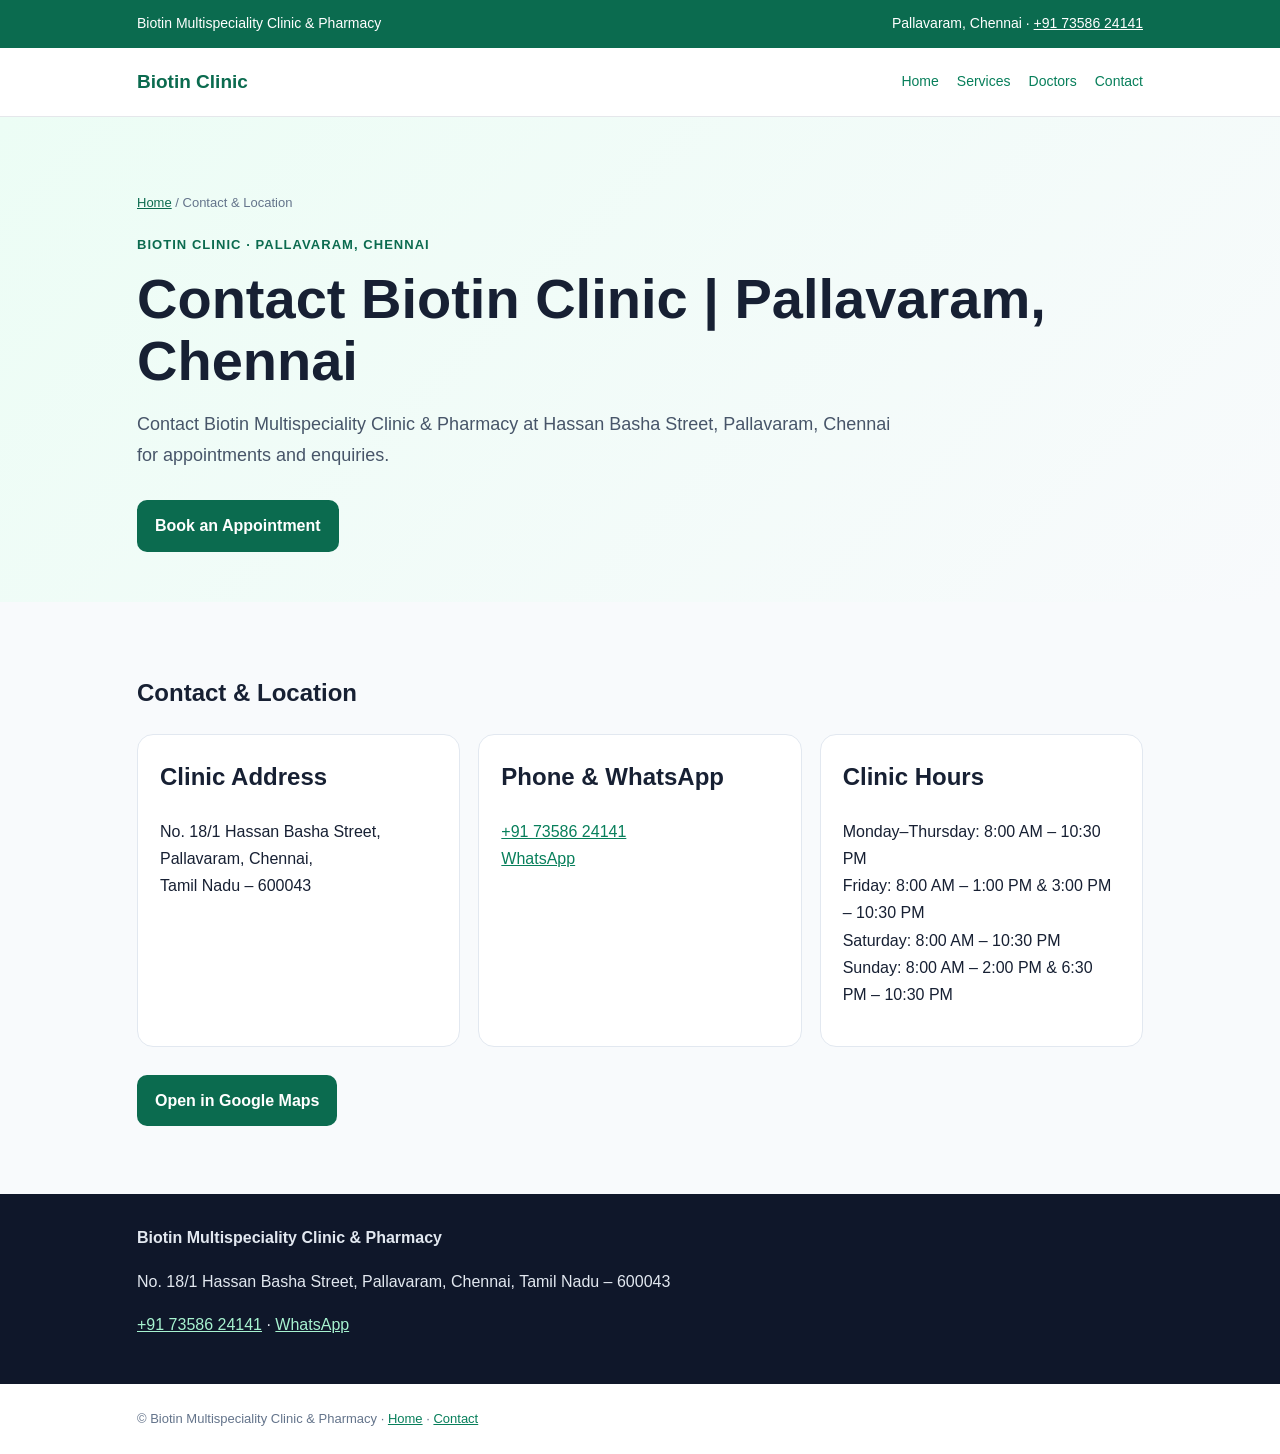
<file: contact.html>
<!doctype html><html lang="en-IN"><head><meta charset="utf-8"><meta name="viewport" content="width=device-width,initial-scale=1"><title>Contact Biotin Clinic | Pallavaram, Chennai</title><meta name="description" content="Contact Biotin Multispeciality Clinic & Pharmacy at Hassan Basha Street, Pallavaram, Chennai for appointments and enquiries. Biotin Multispeciality Clinic & Pharmacy, Pallavaram, Chennai."><meta name="robots" content="index,follow"><link rel="canonical" href="https://www.biotinclinic.com/contact.html"><meta property="og:title" content="Contact Biotin Clinic | Pallavaram, Chennai"><meta property="og:description" content="Contact Biotin Multispeciality Clinic & Pharmacy at Hassan Basha Street, Pallavaram, Chennai for appointments and enquiries."><meta property="og:url" content="https://www.biotinclinic.com/contact.html"><meta property="og:type" content="website"><link rel="stylesheet" href="seo-pages.css"><script type="application/ld+json">{"@context":"https://schema.org","@type":"WebPage","name":"Contact Biotin Clinic | Pallavaram, Chennai","url":"https://www.biotinclinic.com/contact.html","about":{"@type":"MedicalClinic","name":"Biotin Multispeciality Clinic & Pharmacy","telephone":"+91-73586-24141","address":{"@type":"PostalAddress","streetAddress":"No. 18/1, Hassan Basha Street","addressLocality":"Pallavaram","addressRegion":"Tamil Nadu","postalCode":"600043","addressCountry":"IN"}}}</script></head><body><div class="top"><div class="wrap"><span>Biotin Multispeciality Clinic &amp; Pharmacy</span><span>Pallavaram, Chennai · <a href="tel:+917358624141" style="color:#fff">+91 73586 24141</a></span></div></div><nav class="nav"><div class="wrap"><a class="brand" href="index.html">Biotin Clinic</a><div class="navlinks"><a href="index.html">Home</a><a href="services.html">Services</a><a href="doctors.html">Doctors</a><a href="contact.html">Contact</a></div></div></nav><main><section class="hero"><div class="wrap"><div class="breadcrumbs"><a href="index.html">Home</a> / Contact & Location</div><div class="eyebrow">Biotin Clinic · Pallavaram, Chennai</div><h1>Contact Biotin Clinic | Pallavaram, Chennai</h1><p>Contact Biotin Multispeciality Clinic & Pharmacy at Hassan Basha Street, Pallavaram, Chennai for appointments and enquiries.</p><a class="btn" href="index.html#appointment">Book an Appointment</a></div></section><section class="section"><div class="wrap"><h2>Contact & Location</h2><div class="cardgrid"><div class="card"><h2>Clinic Address</h2><p>No. 18/1 Hassan Basha Street,<br>Pallavaram, Chennai,<br>Tamil Nadu – 600043</p></div><div class="card"><h2>Phone & WhatsApp</h2><p><a href="tel:+917358624141">+91 73586 24141</a><br><a href="https://wa.me/7358624141" target="_blank" rel="noopener">WhatsApp</a></p></div><div class="card"><h2>Clinic Hours</h2><p>Monday–Thursday: 8:00 AM – 10:30 PM<br>Friday: 8:00 AM – 1:00 PM & 3:00 PM – 10:30 PM<br>Saturday: 8:00 AM – 10:30 PM<br>Sunday: 8:00 AM – 2:00 PM & 6:30 PM – 10:30 PM</p></div></div><p><a class="btn" href="https://www.google.com/maps/search/?api=1&amp;query=Biotin+Multispeciality+Clinic+%26+Pharmacy+Hassan+Basha+Street+Pallavaram+Chennai" target="_blank" rel="noopener">Open in Google Maps</a></p></div></section></main><footer class="contact"><div class="wrap" style="padding-top:30px;padding-bottom:30px"><strong>Biotin Multispeciality Clinic &amp; Pharmacy</strong><p>No. 18/1 Hassan Basha Street, Pallavaram, Chennai, Tamil Nadu – 600043</p><p><a href="tel:+917358624141">+91 73586 24141</a> · <a href="https://wa.me/7358624141" target="_blank" rel="noopener">WhatsApp</a></p></div></footer><div class="footer"><div class="wrap">© Biotin Multispeciality Clinic &amp; Pharmacy · <a href="index.html">Home</a> · <a href="contact.html">Contact</a></div></div></body></html>
</file>
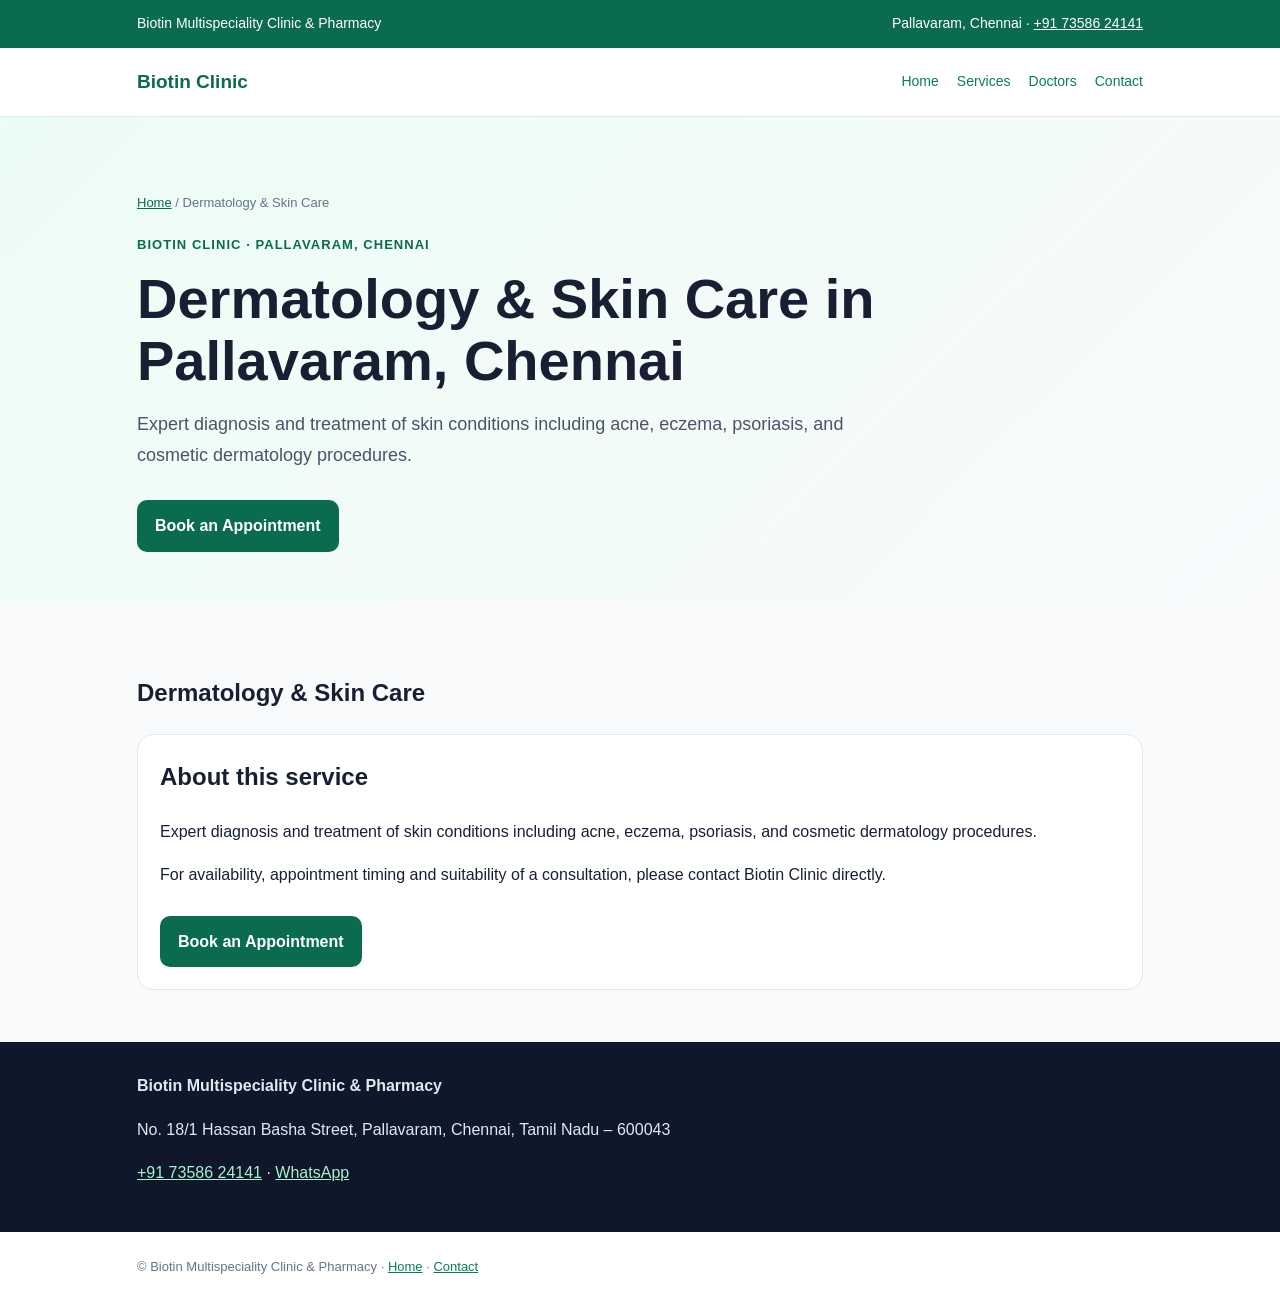
<file: dermatology.html>
<!doctype html><html lang="en-IN"><head><meta charset="utf-8"><meta name="viewport" content="width=device-width,initial-scale=1"><title>Dermatology & Skin Care in Pallavaram, Chennai</title><meta name="description" content="Expert diagnosis and treatment of skin conditions including acne, eczema, psoriasis, and cosmetic dermatology procedures. Biotin Multispeciality Clinic & Pharmacy, Pallavaram, Chennai."><meta name="robots" content="index,follow"><link rel="canonical" href="https://www.biotinclinic.com/dermatology.html"><meta property="og:title" content="Dermatology & Skin Care in Pallavaram, Chennai"><meta property="og:description" content="Expert diagnosis and treatment of skin conditions including acne, eczema, psoriasis, and cosmetic dermatology procedures."><meta property="og:url" content="https://www.biotinclinic.com/dermatology.html"><meta property="og:type" content="website"><link rel="stylesheet" href="seo-pages.css"><script type="application/ld+json">{"@context":"https://schema.org","@type":"WebPage","name":"Dermatology & Skin Care in Pallavaram, Chennai","url":"https://www.biotinclinic.com/dermatology.html","about":{"@type":"MedicalClinic","name":"Biotin Multispeciality Clinic & Pharmacy","telephone":"+91-73586-24141","address":{"@type":"PostalAddress","streetAddress":"No. 18/1, Hassan Basha Street","addressLocality":"Pallavaram","addressRegion":"Tamil Nadu","postalCode":"600043","addressCountry":"IN"}}}</script></head><body><div class="top"><div class="wrap"><span>Biotin Multispeciality Clinic &amp; Pharmacy</span><span>Pallavaram, Chennai · <a href="tel:+917358624141" style="color:#fff">+91 73586 24141</a></span></div></div><nav class="nav"><div class="wrap"><a class="brand" href="index.html">Biotin Clinic</a><div class="navlinks"><a href="index.html">Home</a><a href="services.html">Services</a><a href="doctors.html">Doctors</a><a href="contact.html">Contact</a></div></div></nav><main><section class="hero"><div class="wrap"><div class="breadcrumbs"><a href="index.html">Home</a> / Dermatology & Skin Care</div><div class="eyebrow">Biotin Clinic · Pallavaram, Chennai</div><h1>Dermatology & Skin Care in Pallavaram, Chennai</h1><p>Expert diagnosis and treatment of skin conditions including acne, eczema, psoriasis, and cosmetic dermatology procedures.</p><a class="btn" href="index.html#appointment">Book an Appointment</a></div></section><section class="section"><div class="wrap"><h2>Dermatology & Skin Care</h2><div class="card"><h2>About this service</h2><p>Expert diagnosis and treatment of skin conditions including acne, eczema, psoriasis, and cosmetic dermatology procedures.</p><p>For availability, appointment timing and suitability of a consultation, please contact Biotin Clinic directly.</p><a class="btn" href="index.html#appointment">Book an Appointment</a></div></div></section></main><footer class="contact"><div class="wrap" style="padding-top:30px;padding-bottom:30px"><strong>Biotin Multispeciality Clinic &amp; Pharmacy</strong><p>No. 18/1 Hassan Basha Street, Pallavaram, Chennai, Tamil Nadu – 600043</p><p><a href="tel:+917358624141">+91 73586 24141</a> · <a href="https://wa.me/7358624141" target="_blank" rel="noopener">WhatsApp</a></p></div></footer><div class="footer"><div class="wrap">© Biotin Multispeciality Clinic &amp; Pharmacy · <a href="index.html">Home</a> · <a href="contact.html">Contact</a></div></div></body></html>
</file>
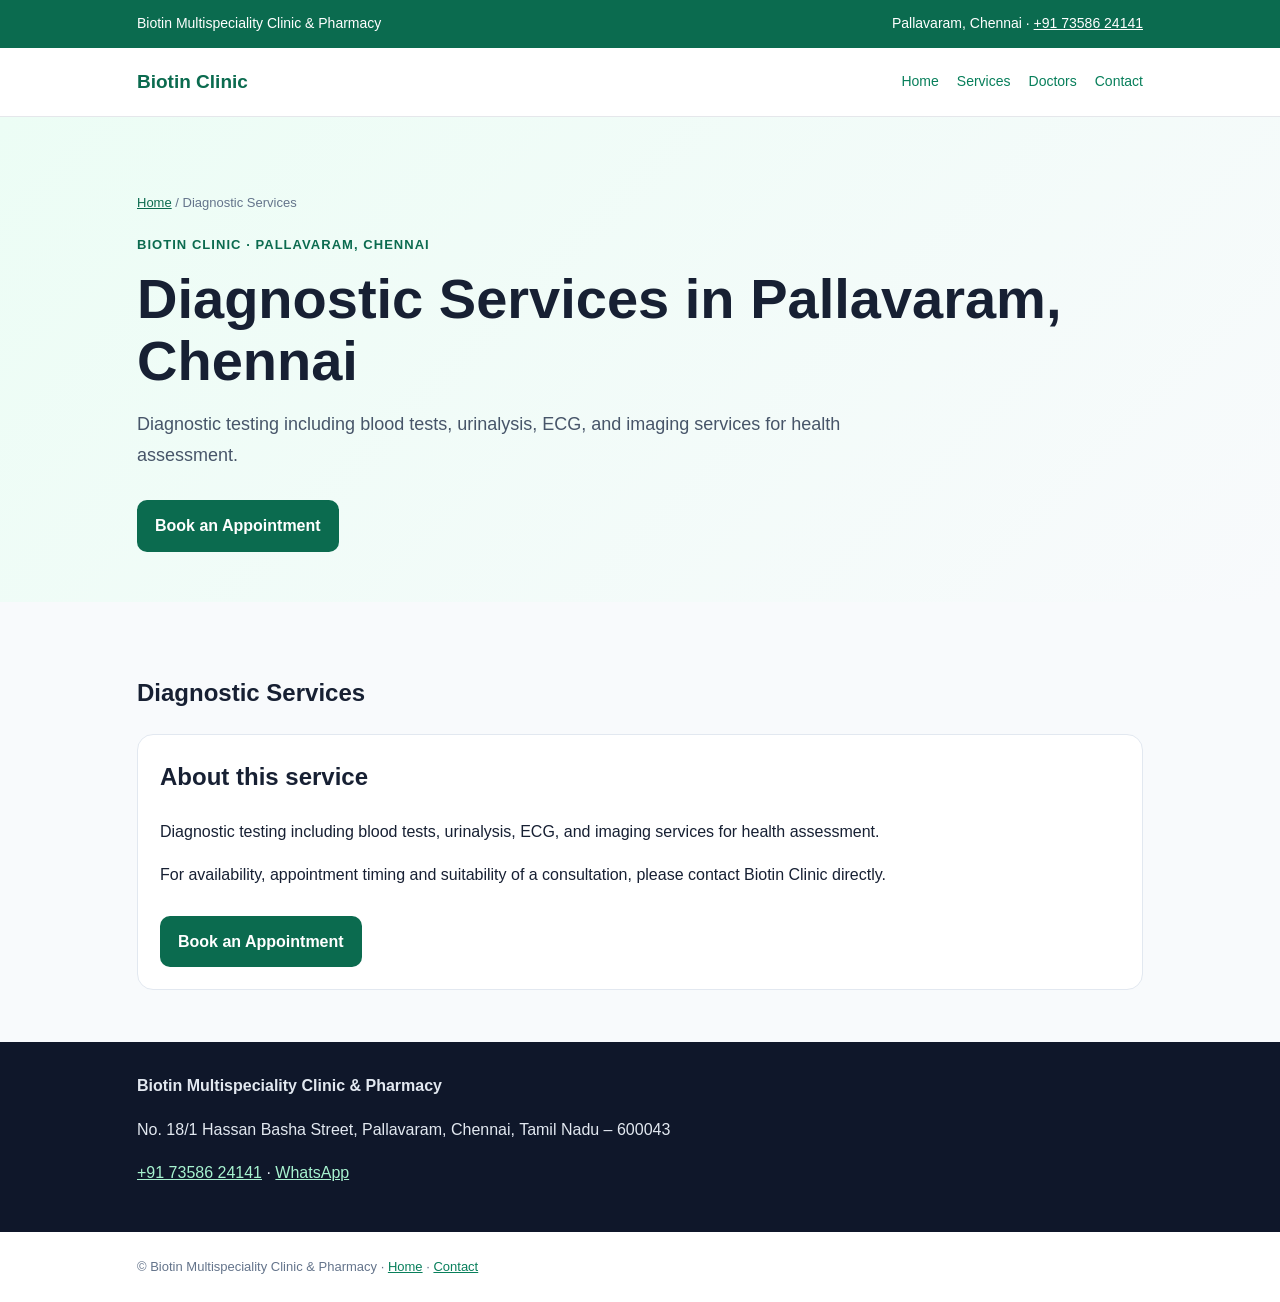
<file: diagnostics.html>
<!doctype html><html lang="en-IN"><head><meta charset="utf-8"><meta name="viewport" content="width=device-width,initial-scale=1"><title>Diagnostic Services in Pallavaram, Chennai</title><meta name="description" content="Diagnostic testing including blood tests, urinalysis, ECG, and imaging services for health assessment. Biotin Multispeciality Clinic & Pharmacy, Pallavaram, Chennai."><meta name="robots" content="index,follow"><link rel="canonical" href="https://www.biotinclinic.com/diagnostics.html"><meta property="og:title" content="Diagnostic Services in Pallavaram, Chennai"><meta property="og:description" content="Diagnostic testing including blood tests, urinalysis, ECG, and imaging services for health assessment."><meta property="og:url" content="https://www.biotinclinic.com/diagnostics.html"><meta property="og:type" content="website"><link rel="stylesheet" href="seo-pages.css"><script type="application/ld+json">{"@context":"https://schema.org","@type":"WebPage","name":"Diagnostic Services in Pallavaram, Chennai","url":"https://www.biotinclinic.com/diagnostics.html","about":{"@type":"MedicalClinic","name":"Biotin Multispeciality Clinic & Pharmacy","telephone":"+91-73586-24141","address":{"@type":"PostalAddress","streetAddress":"No. 18/1, Hassan Basha Street","addressLocality":"Pallavaram","addressRegion":"Tamil Nadu","postalCode":"600043","addressCountry":"IN"}}}</script></head><body><div class="top"><div class="wrap"><span>Biotin Multispeciality Clinic &amp; Pharmacy</span><span>Pallavaram, Chennai · <a href="tel:+917358624141" style="color:#fff">+91 73586 24141</a></span></div></div><nav class="nav"><div class="wrap"><a class="brand" href="index.html">Biotin Clinic</a><div class="navlinks"><a href="index.html">Home</a><a href="services.html">Services</a><a href="doctors.html">Doctors</a><a href="contact.html">Contact</a></div></div></nav><main><section class="hero"><div class="wrap"><div class="breadcrumbs"><a href="index.html">Home</a> / Diagnostic Services</div><div class="eyebrow">Biotin Clinic · Pallavaram, Chennai</div><h1>Diagnostic Services in Pallavaram, Chennai</h1><p>Diagnostic testing including blood tests, urinalysis, ECG, and imaging services for health assessment.</p><a class="btn" href="index.html#appointment">Book an Appointment</a></div></section><section class="section"><div class="wrap"><h2>Diagnostic Services</h2><div class="card"><h2>About this service</h2><p>Diagnostic testing including blood tests, urinalysis, ECG, and imaging services for health assessment.</p><p>For availability, appointment timing and suitability of a consultation, please contact Biotin Clinic directly.</p><a class="btn" href="index.html#appointment">Book an Appointment</a></div></div></section></main><footer class="contact"><div class="wrap" style="padding-top:30px;padding-bottom:30px"><strong>Biotin Multispeciality Clinic &amp; Pharmacy</strong><p>No. 18/1 Hassan Basha Street, Pallavaram, Chennai, Tamil Nadu – 600043</p><p><a href="tel:+917358624141">+91 73586 24141</a> · <a href="https://wa.me/7358624141" target="_blank" rel="noopener">WhatsApp</a></p></div></footer><div class="footer"><div class="wrap">© Biotin Multispeciality Clinic &amp; Pharmacy · <a href="index.html">Home</a> · <a href="contact.html">Contact</a></div></div></body></html>
</file>
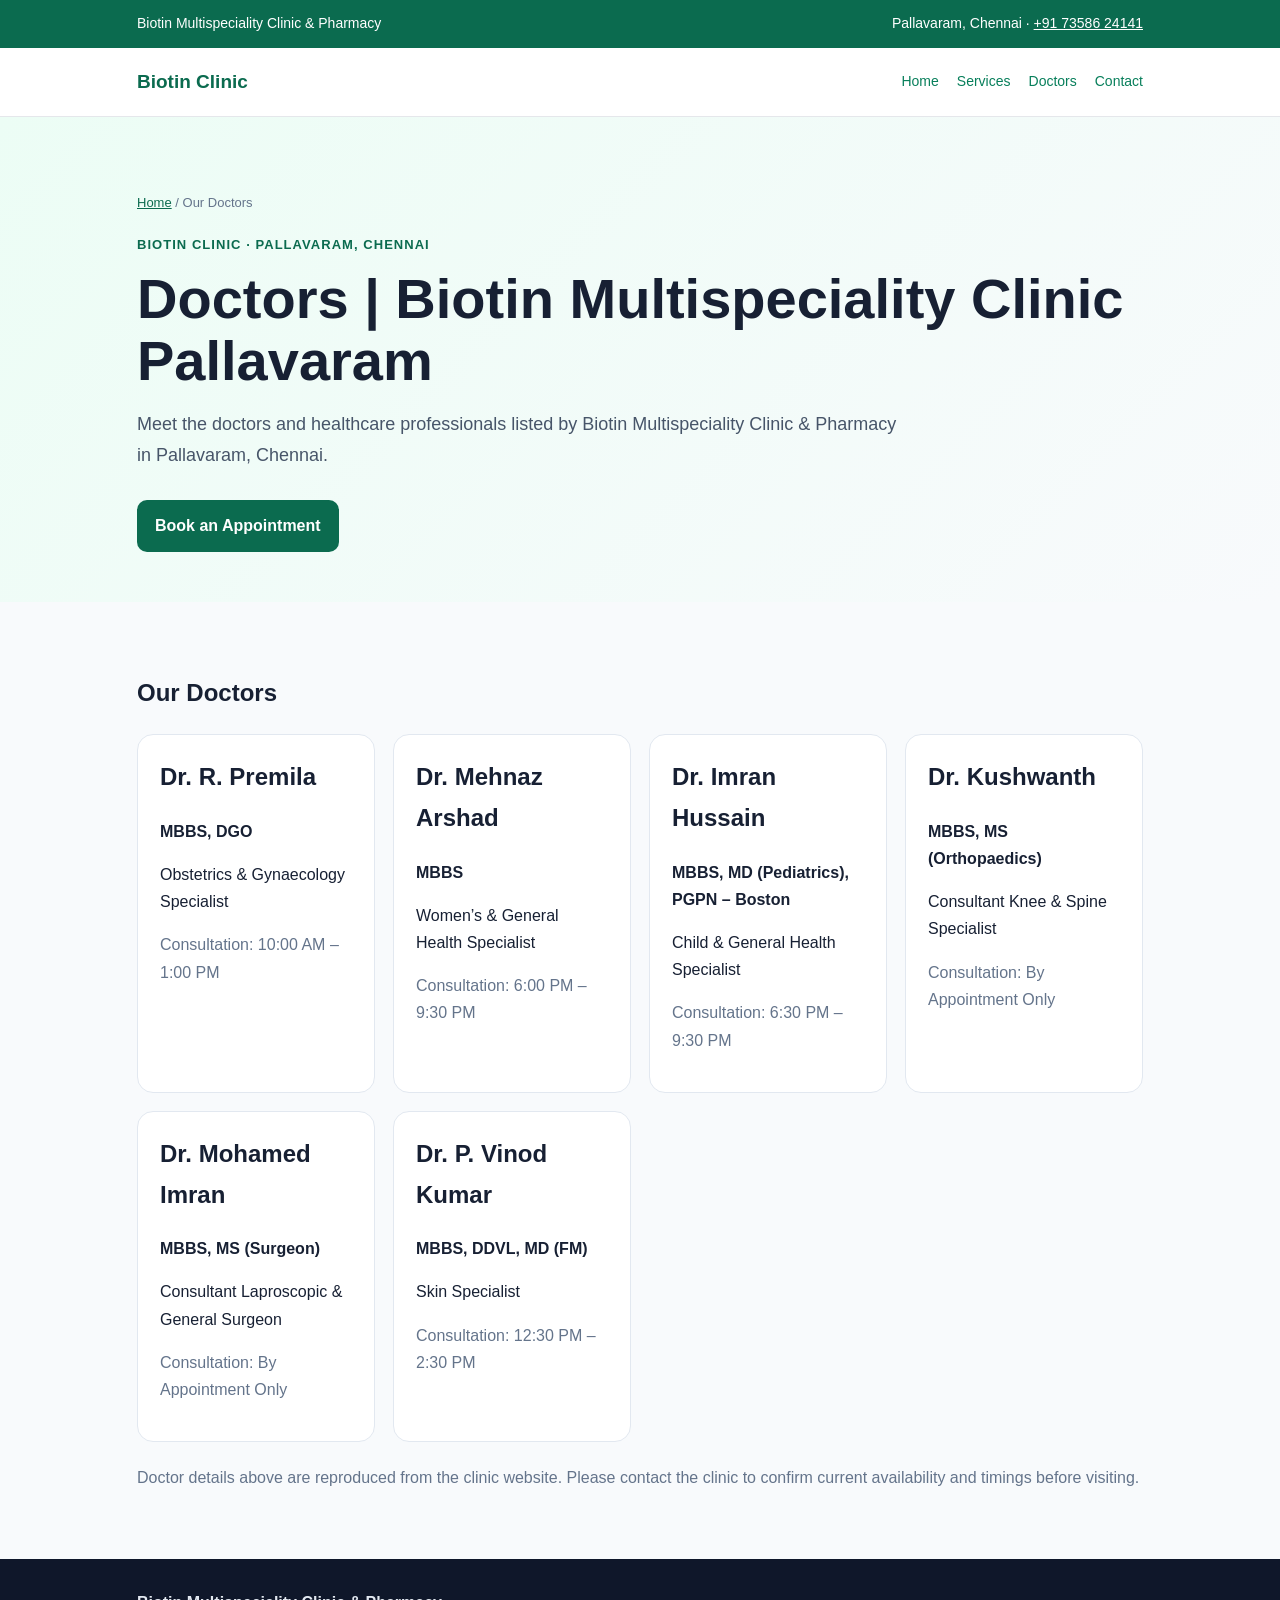
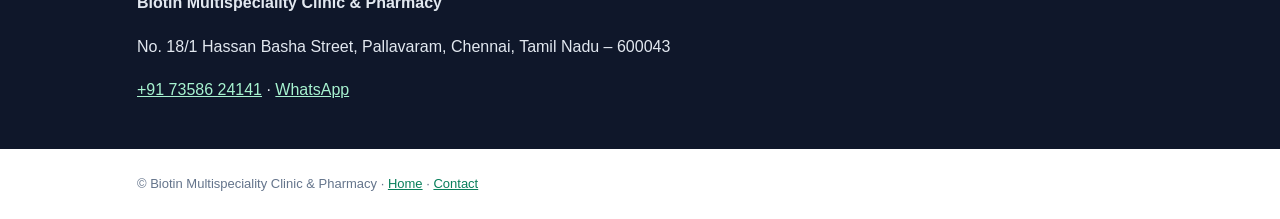
<file: doctors.html>
<!doctype html><html lang="en-IN"><head><meta charset="utf-8"><meta name="viewport" content="width=device-width,initial-scale=1"><title>Doctors | Biotin Multispeciality Clinic Pallavaram</title><meta name="description" content="Meet the doctors and healthcare professionals listed by Biotin Multispeciality Clinic & Pharmacy in Pallavaram, Chennai. Biotin Multispeciality Clinic & Pharmacy, Pallavaram, Chennai."><meta name="robots" content="index,follow"><link rel="canonical" href="https://www.biotinclinic.com/doctors.html"><meta property="og:title" content="Doctors | Biotin Multispeciality Clinic Pallavaram"><meta property="og:description" content="Meet the doctors and healthcare professionals listed by Biotin Multispeciality Clinic & Pharmacy in Pallavaram, Chennai."><meta property="og:url" content="https://www.biotinclinic.com/doctors.html"><meta property="og:type" content="website"><link rel="stylesheet" href="seo-pages.css"><script type="application/ld+json">{"@context":"https://schema.org","@type":"WebPage","name":"Doctors | Biotin Multispeciality Clinic Pallavaram","url":"https://www.biotinclinic.com/doctors.html","about":{"@type":"MedicalClinic","name":"Biotin Multispeciality Clinic & Pharmacy","telephone":"+91-73586-24141","address":{"@type":"PostalAddress","streetAddress":"No. 18/1, Hassan Basha Street","addressLocality":"Pallavaram","addressRegion":"Tamil Nadu","postalCode":"600043","addressCountry":"IN"}}}</script></head><body><div class="top"><div class="wrap"><span>Biotin Multispeciality Clinic &amp; Pharmacy</span><span>Pallavaram, Chennai · <a href="tel:+917358624141" style="color:#fff">+91 73586 24141</a></span></div></div><nav class="nav"><div class="wrap"><a class="brand" href="index.html">Biotin Clinic</a><div class="navlinks"><a href="index.html">Home</a><a href="services.html">Services</a><a href="doctors.html">Doctors</a><a href="contact.html">Contact</a></div></div></nav><main><section class="hero"><div class="wrap"><div class="breadcrumbs"><a href="index.html">Home</a> / Our Doctors</div><div class="eyebrow">Biotin Clinic · Pallavaram, Chennai</div><h1>Doctors | Biotin Multispeciality Clinic Pallavaram</h1><p>Meet the doctors and healthcare professionals listed by Biotin Multispeciality Clinic & Pharmacy in Pallavaram, Chennai.</p><a class="btn" href="index.html#appointment">Book an Appointment</a></div></section><section class="section"><div class="wrap"><h2>Our Doctors</h2><div class="cardgrid"><div class="card"><h2>Dr. R. Premila</h2><p><strong>MBBS, DGO</strong></p><p>Obstetrics & Gynaecology Specialist</p><p class="muted">Consultation: 10:00 AM – 1:00 PM</p></div><div class="card"><h2>Dr. Mehnaz Arshad</h2><p><strong>MBBS</strong></p><p>Women’s & General Health Specialist</p><p class="muted">Consultation: 6:00 PM – 9:30 PM</p></div><div class="card"><h2>Dr. Imran Hussain</h2><p><strong>MBBS, MD (Pediatrics), PGPN – Boston</strong></p><p>Child & General Health Specialist</p><p class="muted">Consultation: 6:30 PM – 9:30 PM</p></div><div class="card"><h2>Dr. Kushwanth</h2><p><strong>MBBS, MS (Orthopaedics)</strong></p><p>Consultant Knee & Spine Specialist</p><p class="muted">Consultation: By Appointment Only</p></div><div class="card"><h2>Dr. Mohamed Imran</h2><p><strong>MBBS, MS (Surgeon)</strong></p><p>Consultant Laproscopic & General Surgeon</p><p class="muted">Consultation: By Appointment Only</p></div><div class="card"><h2>Dr. P. Vinod Kumar</h2><p><strong>MBBS, DDVL, MD (FM)</strong></p><p>Skin Specialist</p><p class="muted">Consultation: 12:30 PM – 2:30 PM</p></div></div><p class="muted" style="margin-top:22px">Doctor details above are reproduced from the clinic website. Please contact the clinic to confirm current availability and timings before visiting.</p></div></section></main><footer class="contact"><div class="wrap" style="padding-top:30px;padding-bottom:30px"><strong>Biotin Multispeciality Clinic &amp; Pharmacy</strong><p>No. 18/1 Hassan Basha Street, Pallavaram, Chennai, Tamil Nadu – 600043</p><p><a href="tel:+917358624141">+91 73586 24141</a> · <a href="https://wa.me/7358624141" target="_blank" rel="noopener">WhatsApp</a></p></div></footer><div class="footer"><div class="wrap">© Biotin Multispeciality Clinic &amp; Pharmacy · <a href="index.html">Home</a> · <a href="contact.html">Contact</a></div></div></body></html>
</file>
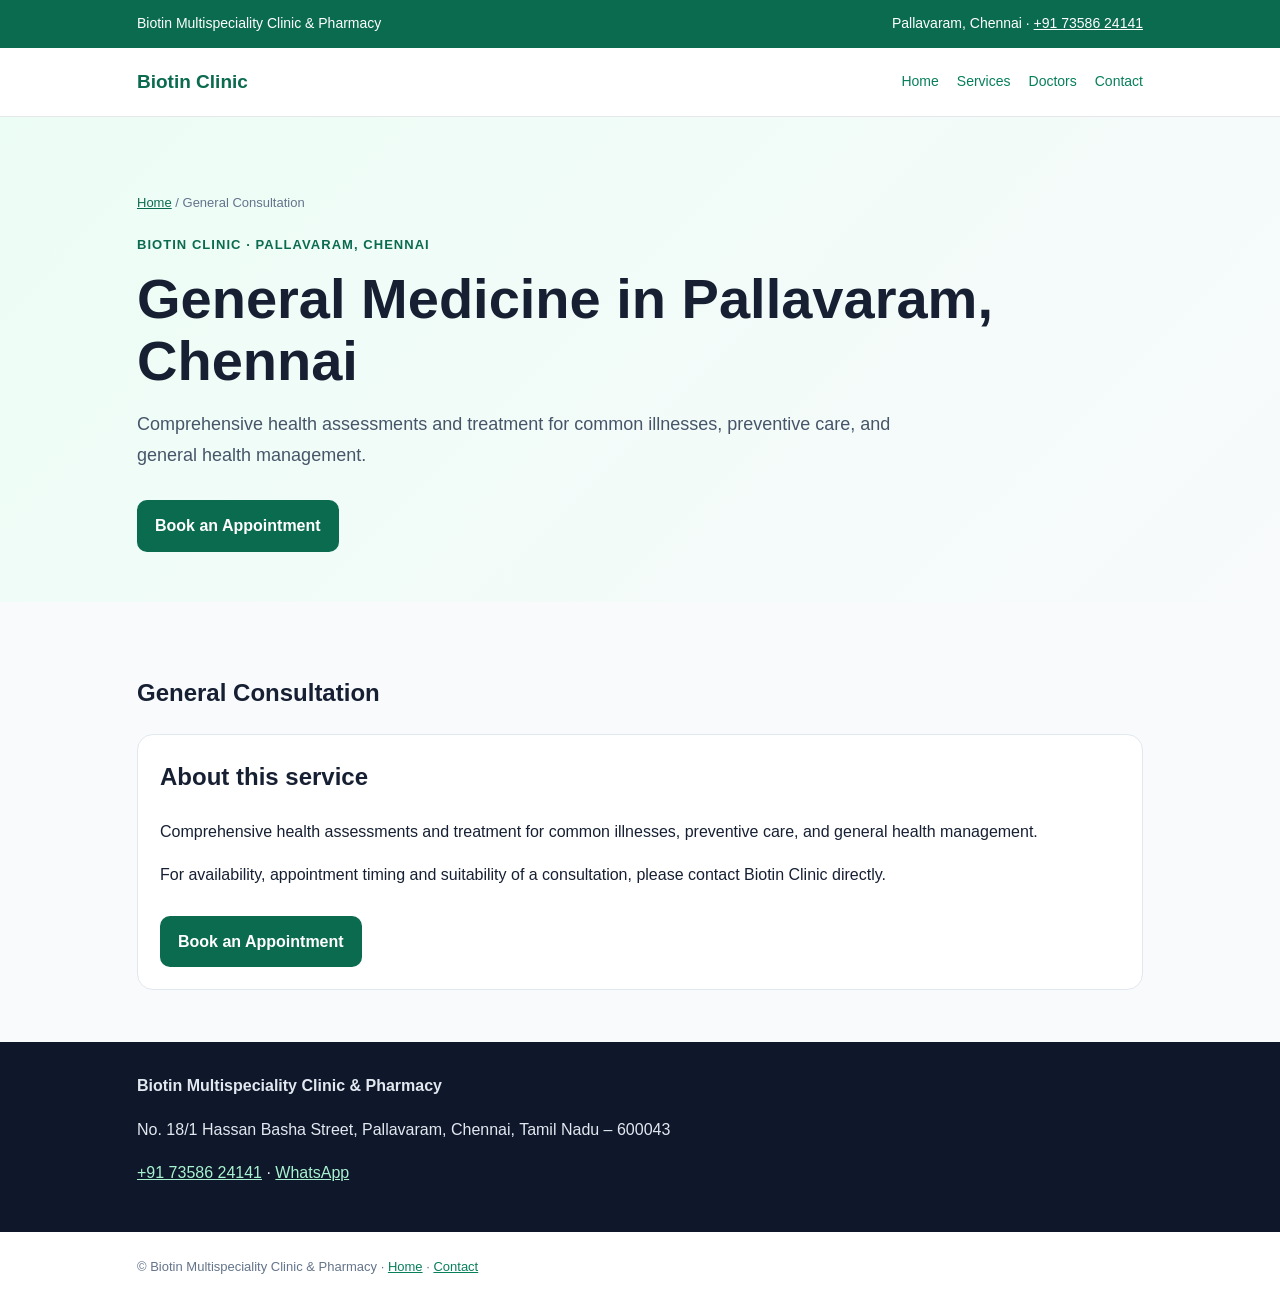
<file: general-medicine.html>
<!doctype html><html lang="en-IN"><head><meta charset="utf-8"><meta name="viewport" content="width=device-width,initial-scale=1"><title>General Medicine in Pallavaram, Chennai</title><meta name="description" content="Comprehensive health assessments and treatment for common illnesses, preventive care, and general health management. Biotin Multispeciality Clinic & Pharmacy, Pallavaram, Chennai."><meta name="robots" content="index,follow"><link rel="canonical" href="https://www.biotinclinic.com/general-medicine.html"><meta property="og:title" content="General Medicine in Pallavaram, Chennai"><meta property="og:description" content="Comprehensive health assessments and treatment for common illnesses, preventive care, and general health management."><meta property="og:url" content="https://www.biotinclinic.com/general-medicine.html"><meta property="og:type" content="website"><link rel="stylesheet" href="seo-pages.css"><script type="application/ld+json">{"@context":"https://schema.org","@type":"WebPage","name":"General Medicine in Pallavaram, Chennai","url":"https://www.biotinclinic.com/general-medicine.html","about":{"@type":"MedicalClinic","name":"Biotin Multispeciality Clinic & Pharmacy","telephone":"+91-73586-24141","address":{"@type":"PostalAddress","streetAddress":"No. 18/1, Hassan Basha Street","addressLocality":"Pallavaram","addressRegion":"Tamil Nadu","postalCode":"600043","addressCountry":"IN"}}}</script></head><body><div class="top"><div class="wrap"><span>Biotin Multispeciality Clinic &amp; Pharmacy</span><span>Pallavaram, Chennai · <a href="tel:+917358624141" style="color:#fff">+91 73586 24141</a></span></div></div><nav class="nav"><div class="wrap"><a class="brand" href="index.html">Biotin Clinic</a><div class="navlinks"><a href="index.html">Home</a><a href="services.html">Services</a><a href="doctors.html">Doctors</a><a href="contact.html">Contact</a></div></div></nav><main><section class="hero"><div class="wrap"><div class="breadcrumbs"><a href="index.html">Home</a> / General Consultation</div><div class="eyebrow">Biotin Clinic · Pallavaram, Chennai</div><h1>General Medicine in Pallavaram, Chennai</h1><p>Comprehensive health assessments and treatment for common illnesses, preventive care, and general health management.</p><a class="btn" href="index.html#appointment">Book an Appointment</a></div></section><section class="section"><div class="wrap"><h2>General Consultation</h2><div class="card"><h2>About this service</h2><p>Comprehensive health assessments and treatment for common illnesses, preventive care, and general health management.</p><p>For availability, appointment timing and suitability of a consultation, please contact Biotin Clinic directly.</p><a class="btn" href="index.html#appointment">Book an Appointment</a></div></div></section></main><footer class="contact"><div class="wrap" style="padding-top:30px;padding-bottom:30px"><strong>Biotin Multispeciality Clinic &amp; Pharmacy</strong><p>No. 18/1 Hassan Basha Street, Pallavaram, Chennai, Tamil Nadu – 600043</p><p><a href="tel:+917358624141">+91 73586 24141</a> · <a href="https://wa.me/7358624141" target="_blank" rel="noopener">WhatsApp</a></p></div></footer><div class="footer"><div class="wrap">© Biotin Multispeciality Clinic &amp; Pharmacy · <a href="index.html">Home</a> · <a href="contact.html">Contact</a></div></div></body></html>
</file>
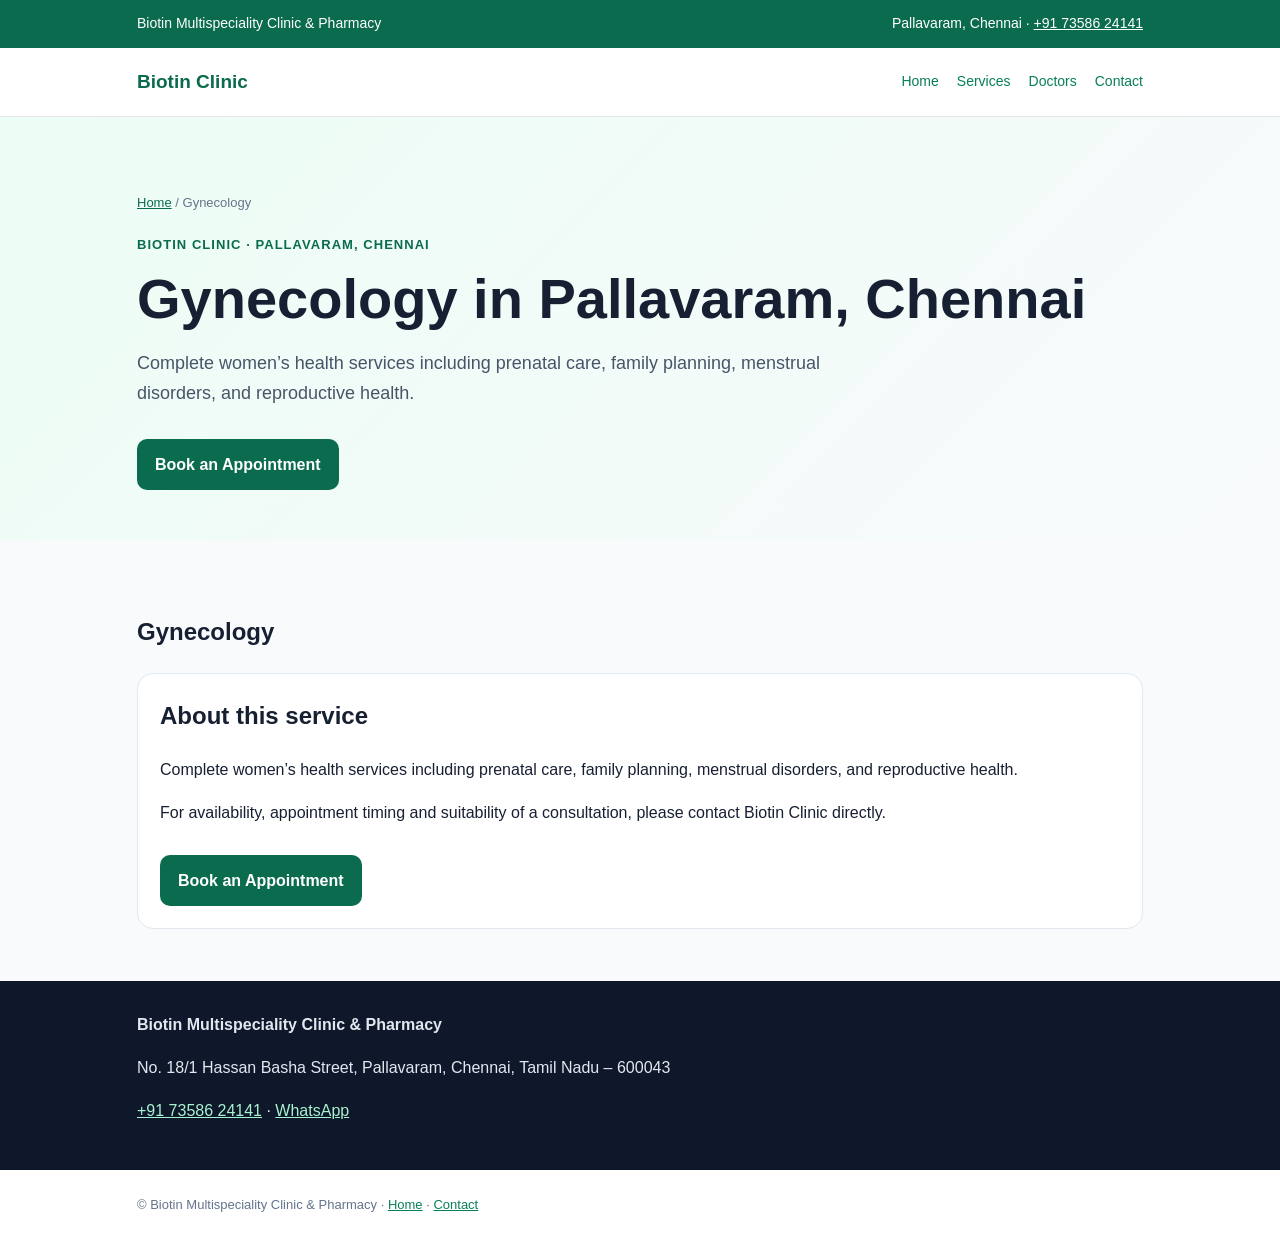
<file: gynecology.html>
<!doctype html><html lang="en-IN"><head><meta charset="utf-8"><meta name="viewport" content="width=device-width,initial-scale=1"><title>Gynecology in Pallavaram, Chennai</title><meta name="description" content="Complete women’s health services including prenatal care, family planning, menstrual disorders, and reproductive health. Biotin Multispeciality Clinic & Pharmacy, Pallavaram, Chennai."><meta name="robots" content="index,follow"><link rel="canonical" href="https://www.biotinclinic.com/gynecology.html"><meta property="og:title" content="Gynecology in Pallavaram, Chennai"><meta property="og:description" content="Complete women’s health services including prenatal care, family planning, menstrual disorders, and reproductive health."><meta property="og:url" content="https://www.biotinclinic.com/gynecology.html"><meta property="og:type" content="website"><link rel="stylesheet" href="seo-pages.css"><script type="application/ld+json">{"@context":"https://schema.org","@type":"WebPage","name":"Gynecology in Pallavaram, Chennai","url":"https://www.biotinclinic.com/gynecology.html","about":{"@type":"MedicalClinic","name":"Biotin Multispeciality Clinic & Pharmacy","telephone":"+91-73586-24141","address":{"@type":"PostalAddress","streetAddress":"No. 18/1, Hassan Basha Street","addressLocality":"Pallavaram","addressRegion":"Tamil Nadu","postalCode":"600043","addressCountry":"IN"}}}</script></head><body><div class="top"><div class="wrap"><span>Biotin Multispeciality Clinic &amp; Pharmacy</span><span>Pallavaram, Chennai · <a href="tel:+917358624141" style="color:#fff">+91 73586 24141</a></span></div></div><nav class="nav"><div class="wrap"><a class="brand" href="index.html">Biotin Clinic</a><div class="navlinks"><a href="index.html">Home</a><a href="services.html">Services</a><a href="doctors.html">Doctors</a><a href="contact.html">Contact</a></div></div></nav><main><section class="hero"><div class="wrap"><div class="breadcrumbs"><a href="index.html">Home</a> / Gynecology</div><div class="eyebrow">Biotin Clinic · Pallavaram, Chennai</div><h1>Gynecology in Pallavaram, Chennai</h1><p>Complete women’s health services including prenatal care, family planning, menstrual disorders, and reproductive health.</p><a class="btn" href="index.html#appointment">Book an Appointment</a></div></section><section class="section"><div class="wrap"><h2>Gynecology</h2><div class="card"><h2>About this service</h2><p>Complete women’s health services including prenatal care, family planning, menstrual disorders, and reproductive health.</p><p>For availability, appointment timing and suitability of a consultation, please contact Biotin Clinic directly.</p><a class="btn" href="index.html#appointment">Book an Appointment</a></div></div></section></main><footer class="contact"><div class="wrap" style="padding-top:30px;padding-bottom:30px"><strong>Biotin Multispeciality Clinic &amp; Pharmacy</strong><p>No. 18/1 Hassan Basha Street, Pallavaram, Chennai, Tamil Nadu – 600043</p><p><a href="tel:+917358624141">+91 73586 24141</a> · <a href="https://wa.me/7358624141" target="_blank" rel="noopener">WhatsApp</a></p></div></footer><div class="footer"><div class="wrap">© Biotin Multispeciality Clinic &amp; Pharmacy · <a href="index.html">Home</a> · <a href="contact.html">Contact</a></div></div></body></html>
</file>
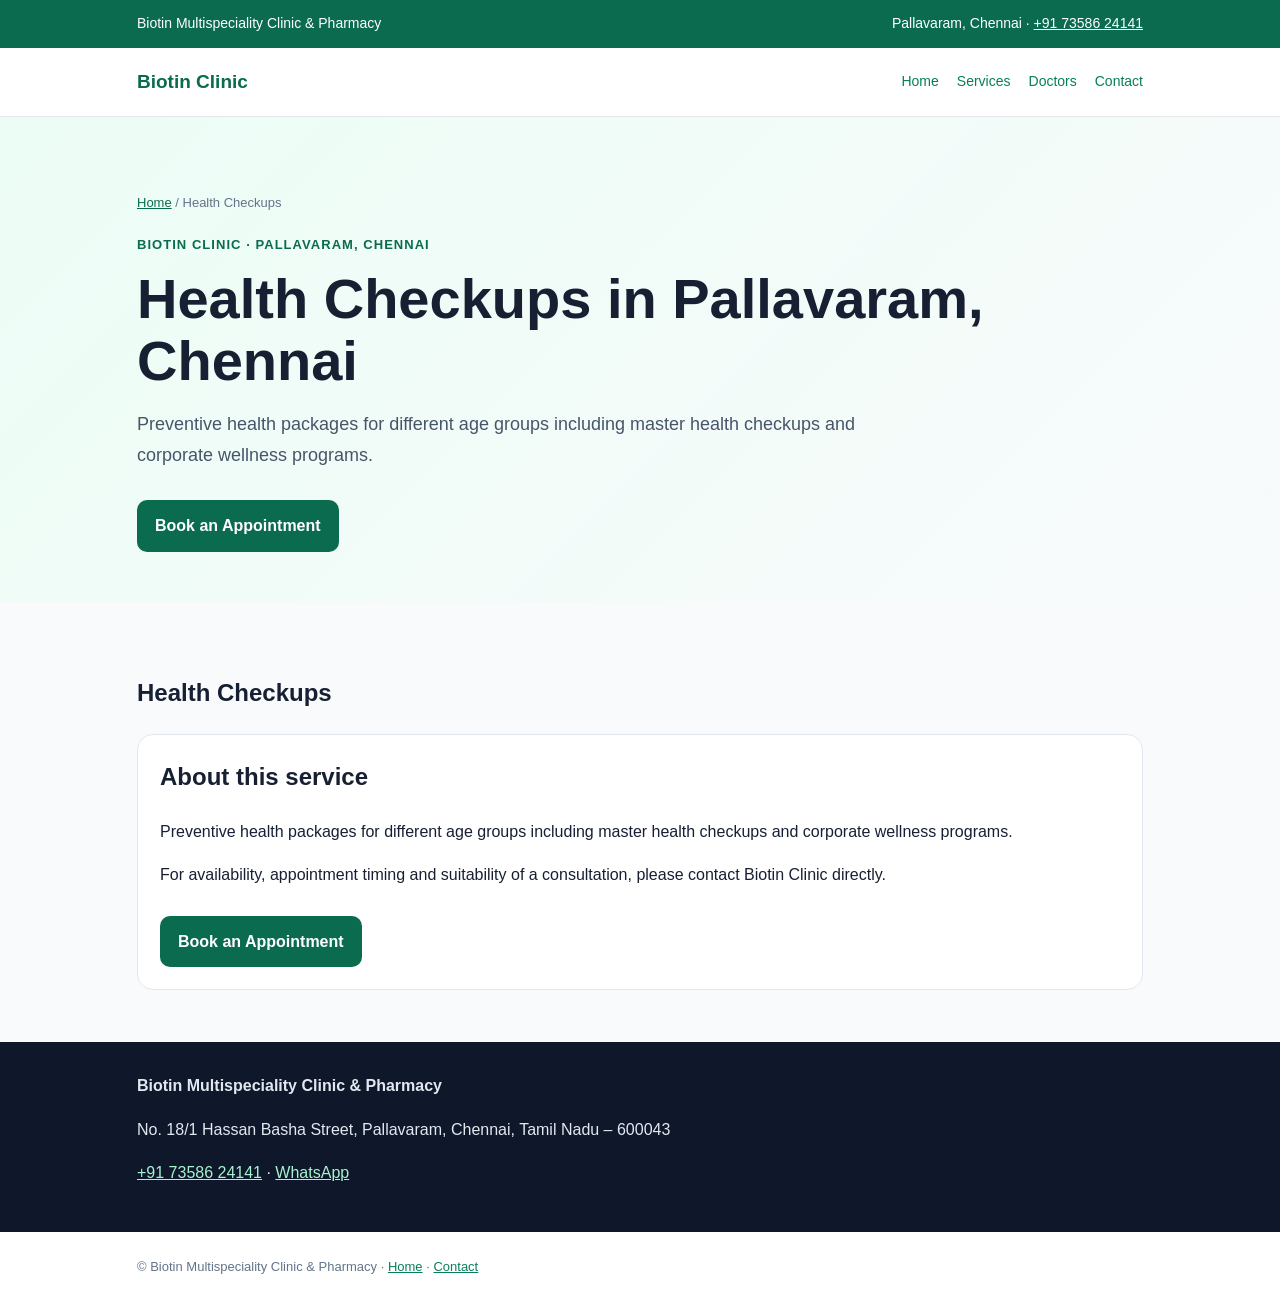
<file: health-checkups.html>
<!doctype html><html lang="en-IN"><head><meta charset="utf-8"><meta name="viewport" content="width=device-width,initial-scale=1"><title>Health Checkups in Pallavaram, Chennai</title><meta name="description" content="Preventive health packages for different age groups including master health checkups and corporate wellness programs. Biotin Multispeciality Clinic & Pharmacy, Pallavaram, Chennai."><meta name="robots" content="index,follow"><link rel="canonical" href="https://www.biotinclinic.com/health-checkups.html"><meta property="og:title" content="Health Checkups in Pallavaram, Chennai"><meta property="og:description" content="Preventive health packages for different age groups including master health checkups and corporate wellness programs."><meta property="og:url" content="https://www.biotinclinic.com/health-checkups.html"><meta property="og:type" content="website"><link rel="stylesheet" href="seo-pages.css"><script type="application/ld+json">{"@context":"https://schema.org","@type":"WebPage","name":"Health Checkups in Pallavaram, Chennai","url":"https://www.biotinclinic.com/health-checkups.html","about":{"@type":"MedicalClinic","name":"Biotin Multispeciality Clinic & Pharmacy","telephone":"+91-73586-24141","address":{"@type":"PostalAddress","streetAddress":"No. 18/1, Hassan Basha Street","addressLocality":"Pallavaram","addressRegion":"Tamil Nadu","postalCode":"600043","addressCountry":"IN"}}}</script></head><body><div class="top"><div class="wrap"><span>Biotin Multispeciality Clinic &amp; Pharmacy</span><span>Pallavaram, Chennai · <a href="tel:+917358624141" style="color:#fff">+91 73586 24141</a></span></div></div><nav class="nav"><div class="wrap"><a class="brand" href="index.html">Biotin Clinic</a><div class="navlinks"><a href="index.html">Home</a><a href="services.html">Services</a><a href="doctors.html">Doctors</a><a href="contact.html">Contact</a></div></div></nav><main><section class="hero"><div class="wrap"><div class="breadcrumbs"><a href="index.html">Home</a> / Health Checkups</div><div class="eyebrow">Biotin Clinic · Pallavaram, Chennai</div><h1>Health Checkups in Pallavaram, Chennai</h1><p>Preventive health packages for different age groups including master health checkups and corporate wellness programs.</p><a class="btn" href="index.html#appointment">Book an Appointment</a></div></section><section class="section"><div class="wrap"><h2>Health Checkups</h2><div class="card"><h2>About this service</h2><p>Preventive health packages for different age groups including master health checkups and corporate wellness programs.</p><p>For availability, appointment timing and suitability of a consultation, please contact Biotin Clinic directly.</p><a class="btn" href="index.html#appointment">Book an Appointment</a></div></div></section></main><footer class="contact"><div class="wrap" style="padding-top:30px;padding-bottom:30px"><strong>Biotin Multispeciality Clinic &amp; Pharmacy</strong><p>No. 18/1 Hassan Basha Street, Pallavaram, Chennai, Tamil Nadu – 600043</p><p><a href="tel:+917358624141">+91 73586 24141</a> · <a href="https://wa.me/7358624141" target="_blank" rel="noopener">WhatsApp</a></p></div></footer><div class="footer"><div class="wrap">© Biotin Multispeciality Clinic &amp; Pharmacy · <a href="index.html">Home</a> · <a href="contact.html">Contact</a></div></div></body></html>
</file>
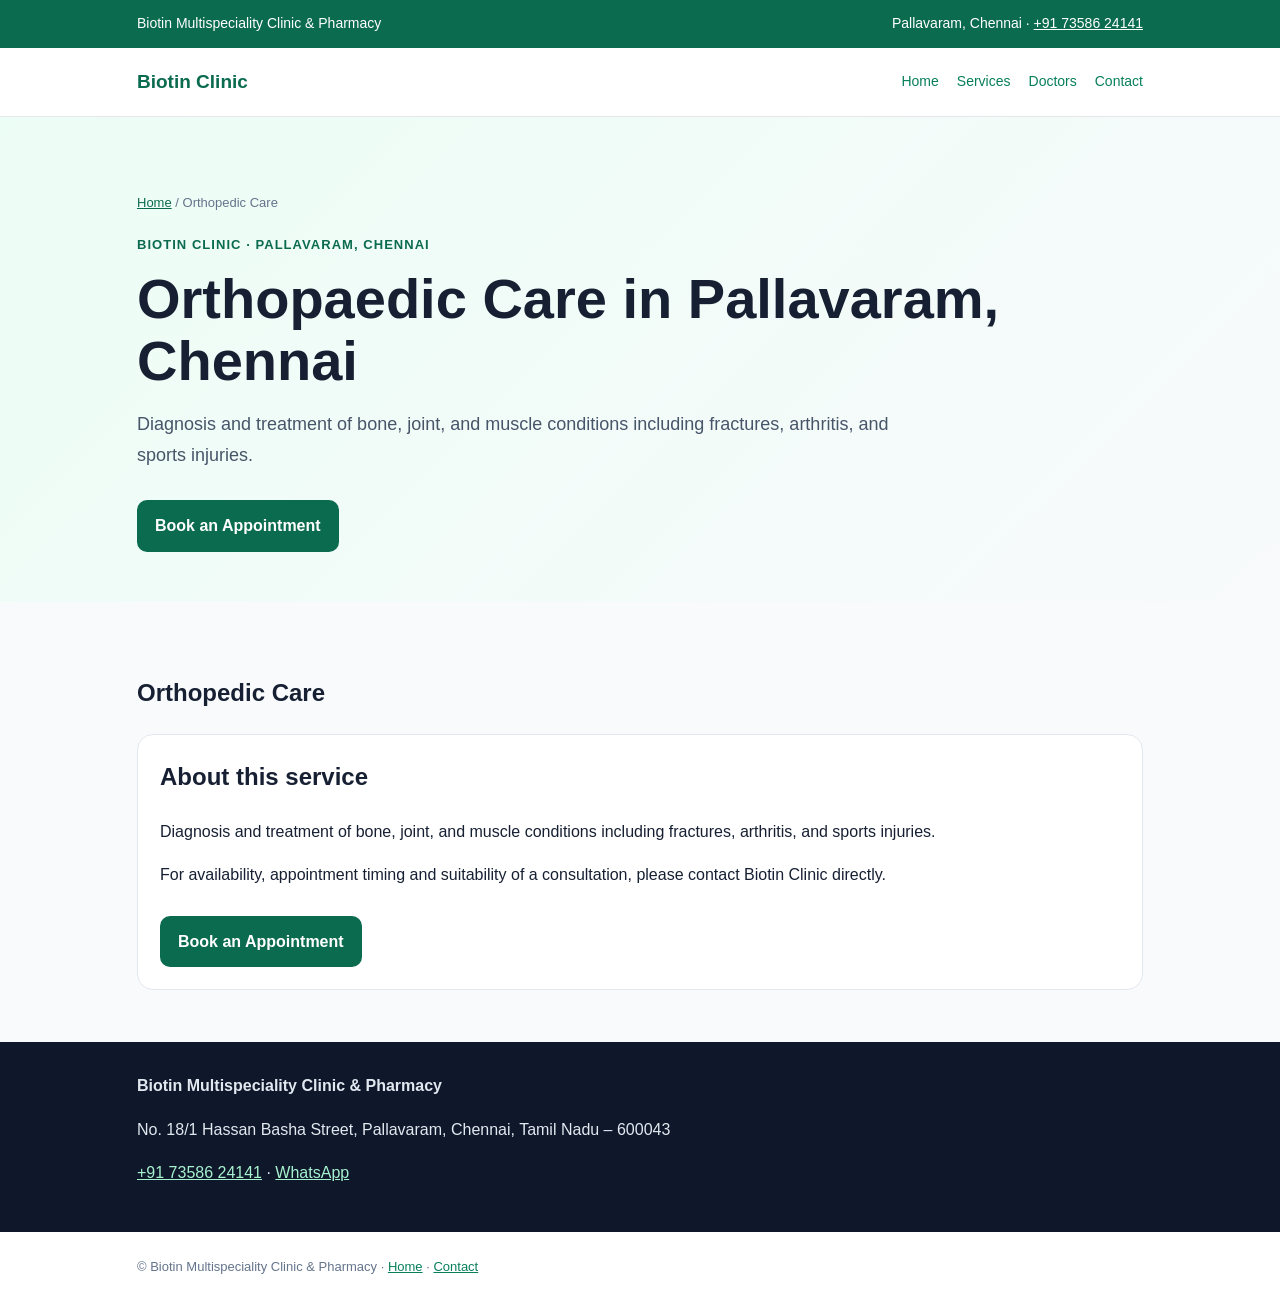
<file: orthopaedics.html>
<!doctype html><html lang="en-IN"><head><meta charset="utf-8"><meta name="viewport" content="width=device-width,initial-scale=1"><title>Orthopaedic Care in Pallavaram, Chennai</title><meta name="description" content="Diagnosis and treatment of bone, joint, and muscle conditions including fractures, arthritis, and sports injuries. Biotin Multispeciality Clinic & Pharmacy, Pallavaram, Chennai."><meta name="robots" content="index,follow"><link rel="canonical" href="https://www.biotinclinic.com/orthopaedics.html"><meta property="og:title" content="Orthopaedic Care in Pallavaram, Chennai"><meta property="og:description" content="Diagnosis and treatment of bone, joint, and muscle conditions including fractures, arthritis, and sports injuries."><meta property="og:url" content="https://www.biotinclinic.com/orthopaedics.html"><meta property="og:type" content="website"><link rel="stylesheet" href="seo-pages.css"><script type="application/ld+json">{"@context":"https://schema.org","@type":"WebPage","name":"Orthopaedic Care in Pallavaram, Chennai","url":"https://www.biotinclinic.com/orthopaedics.html","about":{"@type":"MedicalClinic","name":"Biotin Multispeciality Clinic & Pharmacy","telephone":"+91-73586-24141","address":{"@type":"PostalAddress","streetAddress":"No. 18/1, Hassan Basha Street","addressLocality":"Pallavaram","addressRegion":"Tamil Nadu","postalCode":"600043","addressCountry":"IN"}}}</script></head><body><div class="top"><div class="wrap"><span>Biotin Multispeciality Clinic &amp; Pharmacy</span><span>Pallavaram, Chennai · <a href="tel:+917358624141" style="color:#fff">+91 73586 24141</a></span></div></div><nav class="nav"><div class="wrap"><a class="brand" href="index.html">Biotin Clinic</a><div class="navlinks"><a href="index.html">Home</a><a href="services.html">Services</a><a href="doctors.html">Doctors</a><a href="contact.html">Contact</a></div></div></nav><main><section class="hero"><div class="wrap"><div class="breadcrumbs"><a href="index.html">Home</a> / Orthopedic Care</div><div class="eyebrow">Biotin Clinic · Pallavaram, Chennai</div><h1>Orthopaedic Care in Pallavaram, Chennai</h1><p>Diagnosis and treatment of bone, joint, and muscle conditions including fractures, arthritis, and sports injuries.</p><a class="btn" href="index.html#appointment">Book an Appointment</a></div></section><section class="section"><div class="wrap"><h2>Orthopedic Care</h2><div class="card"><h2>About this service</h2><p>Diagnosis and treatment of bone, joint, and muscle conditions including fractures, arthritis, and sports injuries.</p><p>For availability, appointment timing and suitability of a consultation, please contact Biotin Clinic directly.</p><a class="btn" href="index.html#appointment">Book an Appointment</a></div></div></section></main><footer class="contact"><div class="wrap" style="padding-top:30px;padding-bottom:30px"><strong>Biotin Multispeciality Clinic &amp; Pharmacy</strong><p>No. 18/1 Hassan Basha Street, Pallavaram, Chennai, Tamil Nadu – 600043</p><p><a href="tel:+917358624141">+91 73586 24141</a> · <a href="https://wa.me/7358624141" target="_blank" rel="noopener">WhatsApp</a></p></div></footer><div class="footer"><div class="wrap">© Biotin Multispeciality Clinic &amp; Pharmacy · <a href="index.html">Home</a> · <a href="contact.html">Contact</a></div></div></body></html>
</file>
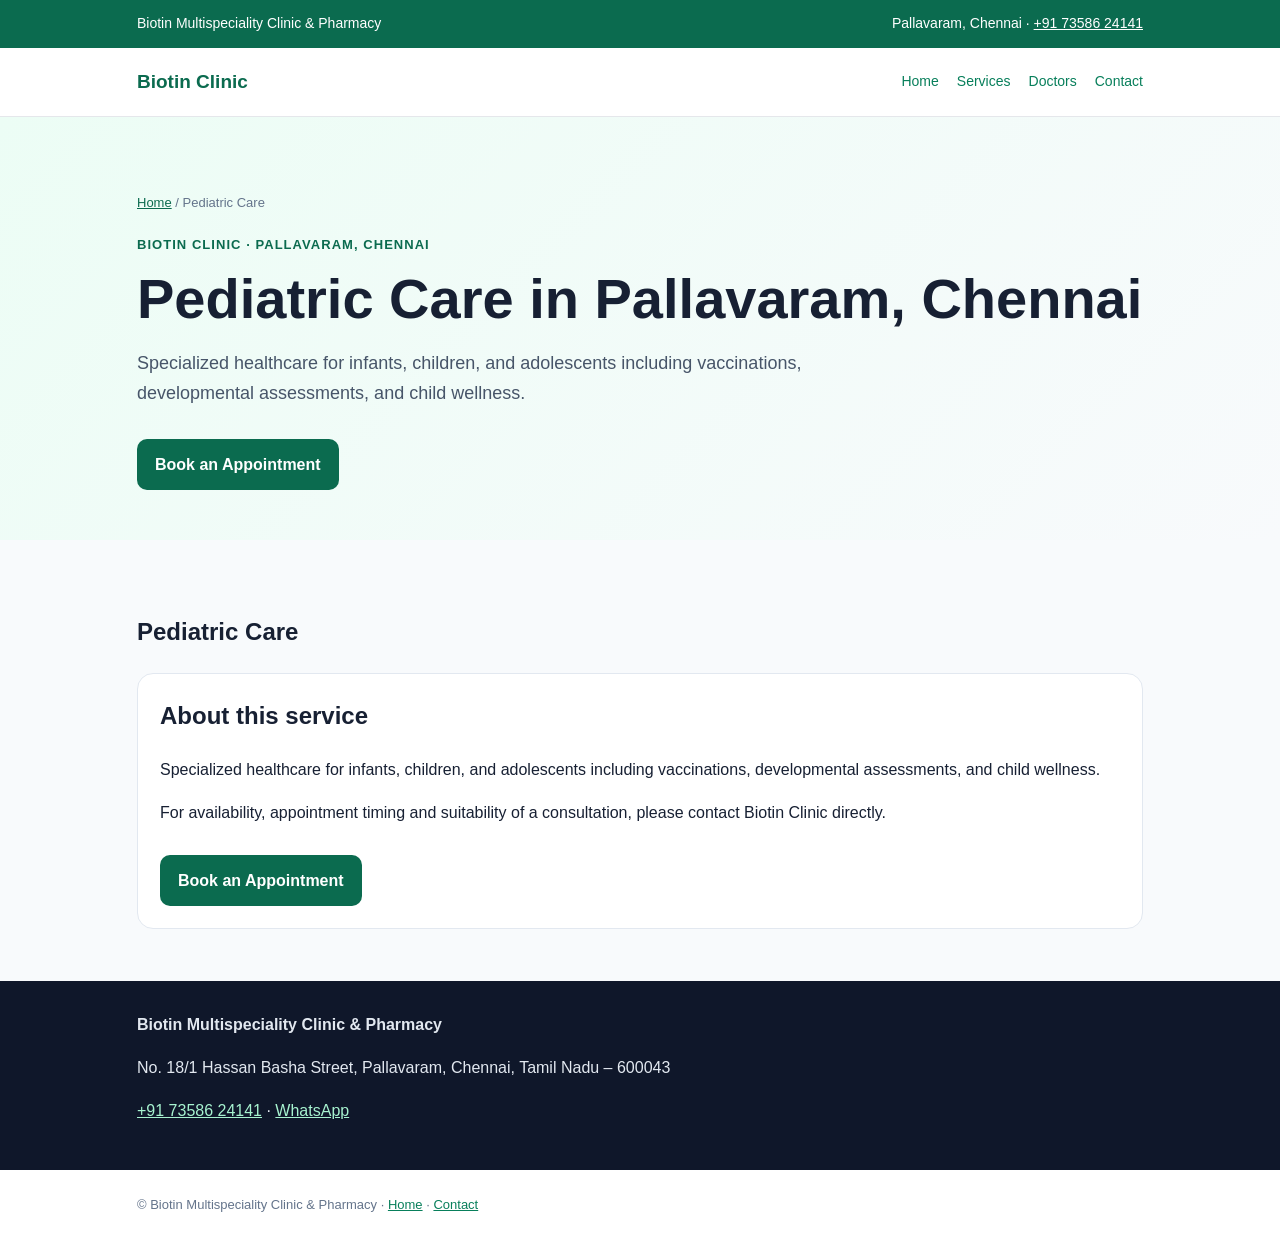
<file: pediatrics.html>
<!doctype html><html lang="en-IN"><head><meta charset="utf-8"><meta name="viewport" content="width=device-width,initial-scale=1"><title>Pediatric Care in Pallavaram, Chennai</title><meta name="description" content="Specialized healthcare for infants, children, and adolescents including vaccinations, developmental assessments, and child wellness. Biotin Multispeciality Clinic & Pharmacy, Pallavaram, Chennai."><meta name="robots" content="index,follow"><link rel="canonical" href="https://www.biotinclinic.com/pediatrics.html"><meta property="og:title" content="Pediatric Care in Pallavaram, Chennai"><meta property="og:description" content="Specialized healthcare for infants, children, and adolescents including vaccinations, developmental assessments, and child wellness."><meta property="og:url" content="https://www.biotinclinic.com/pediatrics.html"><meta property="og:type" content="website"><link rel="stylesheet" href="seo-pages.css"><script type="application/ld+json">{"@context":"https://schema.org","@type":"WebPage","name":"Pediatric Care in Pallavaram, Chennai","url":"https://www.biotinclinic.com/pediatrics.html","about":{"@type":"MedicalClinic","name":"Biotin Multispeciality Clinic & Pharmacy","telephone":"+91-73586-24141","address":{"@type":"PostalAddress","streetAddress":"No. 18/1, Hassan Basha Street","addressLocality":"Pallavaram","addressRegion":"Tamil Nadu","postalCode":"600043","addressCountry":"IN"}}}</script></head><body><div class="top"><div class="wrap"><span>Biotin Multispeciality Clinic &amp; Pharmacy</span><span>Pallavaram, Chennai · <a href="tel:+917358624141" style="color:#fff">+91 73586 24141</a></span></div></div><nav class="nav"><div class="wrap"><a class="brand" href="index.html">Biotin Clinic</a><div class="navlinks"><a href="index.html">Home</a><a href="services.html">Services</a><a href="doctors.html">Doctors</a><a href="contact.html">Contact</a></div></div></nav><main><section class="hero"><div class="wrap"><div class="breadcrumbs"><a href="index.html">Home</a> / Pediatric Care</div><div class="eyebrow">Biotin Clinic · Pallavaram, Chennai</div><h1>Pediatric Care in Pallavaram, Chennai</h1><p>Specialized healthcare for infants, children, and adolescents including vaccinations, developmental assessments, and child wellness.</p><a class="btn" href="index.html#appointment">Book an Appointment</a></div></section><section class="section"><div class="wrap"><h2>Pediatric Care</h2><div class="card"><h2>About this service</h2><p>Specialized healthcare for infants, children, and adolescents including vaccinations, developmental assessments, and child wellness.</p><p>For availability, appointment timing and suitability of a consultation, please contact Biotin Clinic directly.</p><a class="btn" href="index.html#appointment">Book an Appointment</a></div></div></section></main><footer class="contact"><div class="wrap" style="padding-top:30px;padding-bottom:30px"><strong>Biotin Multispeciality Clinic &amp; Pharmacy</strong><p>No. 18/1 Hassan Basha Street, Pallavaram, Chennai, Tamil Nadu – 600043</p><p><a href="tel:+917358624141">+91 73586 24141</a> · <a href="https://wa.me/7358624141" target="_blank" rel="noopener">WhatsApp</a></p></div></footer><div class="footer"><div class="wrap">© Biotin Multispeciality Clinic &amp; Pharmacy · <a href="index.html">Home</a> · <a href="contact.html">Contact</a></div></div></body></html>
</file>
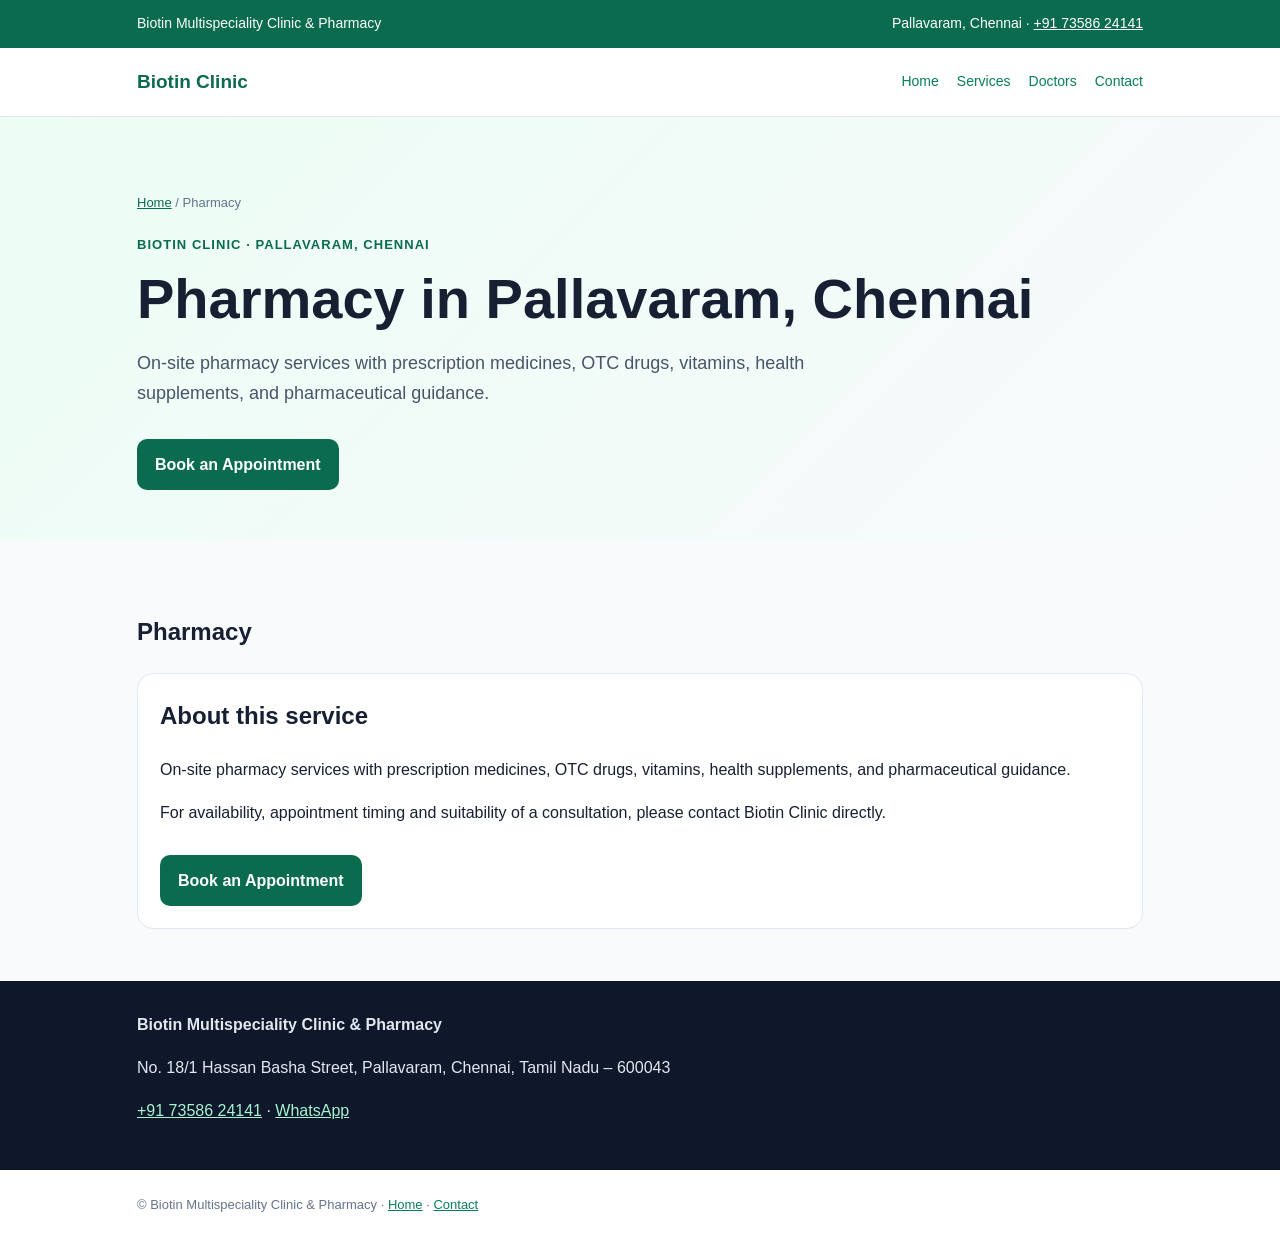
<file: pharmacy.html>
<!doctype html><html lang="en-IN"><head><meta charset="utf-8"><meta name="viewport" content="width=device-width,initial-scale=1"><title>Pharmacy in Pallavaram, Chennai</title><meta name="description" content="On-site pharmacy services with prescription medicines, OTC drugs, vitamins, health supplements, and pharmaceutical guidance. Biotin Multispeciality Clinic & Pharmacy, Pallavaram, Chennai."><meta name="robots" content="index,follow"><link rel="canonical" href="https://www.biotinclinic.com/pharmacy.html"><meta property="og:title" content="Pharmacy in Pallavaram, Chennai"><meta property="og:description" content="On-site pharmacy services with prescription medicines, OTC drugs, vitamins, health supplements, and pharmaceutical guidance."><meta property="og:url" content="https://www.biotinclinic.com/pharmacy.html"><meta property="og:type" content="website"><link rel="stylesheet" href="seo-pages.css"><script type="application/ld+json">{"@context":"https://schema.org","@type":"WebPage","name":"Pharmacy in Pallavaram, Chennai","url":"https://www.biotinclinic.com/pharmacy.html","about":{"@type":"MedicalClinic","name":"Biotin Multispeciality Clinic & Pharmacy","telephone":"+91-73586-24141","address":{"@type":"PostalAddress","streetAddress":"No. 18/1, Hassan Basha Street","addressLocality":"Pallavaram","addressRegion":"Tamil Nadu","postalCode":"600043","addressCountry":"IN"}}}</script></head><body><div class="top"><div class="wrap"><span>Biotin Multispeciality Clinic &amp; Pharmacy</span><span>Pallavaram, Chennai · <a href="tel:+917358624141" style="color:#fff">+91 73586 24141</a></span></div></div><nav class="nav"><div class="wrap"><a class="brand" href="index.html">Biotin Clinic</a><div class="navlinks"><a href="index.html">Home</a><a href="services.html">Services</a><a href="doctors.html">Doctors</a><a href="contact.html">Contact</a></div></div></nav><main><section class="hero"><div class="wrap"><div class="breadcrumbs"><a href="index.html">Home</a> / Pharmacy</div><div class="eyebrow">Biotin Clinic · Pallavaram, Chennai</div><h1>Pharmacy in Pallavaram, Chennai</h1><p>On-site pharmacy services with prescription medicines, OTC drugs, vitamins, health supplements, and pharmaceutical guidance.</p><a class="btn" href="index.html#appointment">Book an Appointment</a></div></section><section class="section"><div class="wrap"><h2>Pharmacy</h2><div class="card"><h2>About this service</h2><p>On-site pharmacy services with prescription medicines, OTC drugs, vitamins, health supplements, and pharmaceutical guidance.</p><p>For availability, appointment timing and suitability of a consultation, please contact Biotin Clinic directly.</p><a class="btn" href="index.html#appointment">Book an Appointment</a></div></div></section></main><footer class="contact"><div class="wrap" style="padding-top:30px;padding-bottom:30px"><strong>Biotin Multispeciality Clinic &amp; Pharmacy</strong><p>No. 18/1 Hassan Basha Street, Pallavaram, Chennai, Tamil Nadu – 600043</p><p><a href="tel:+917358624141">+91 73586 24141</a> · <a href="https://wa.me/7358624141" target="_blank" rel="noopener">WhatsApp</a></p></div></footer><div class="footer"><div class="wrap">© Biotin Multispeciality Clinic &amp; Pharmacy · <a href="index.html">Home</a> · <a href="contact.html">Contact</a></div></div></body></html>
</file>
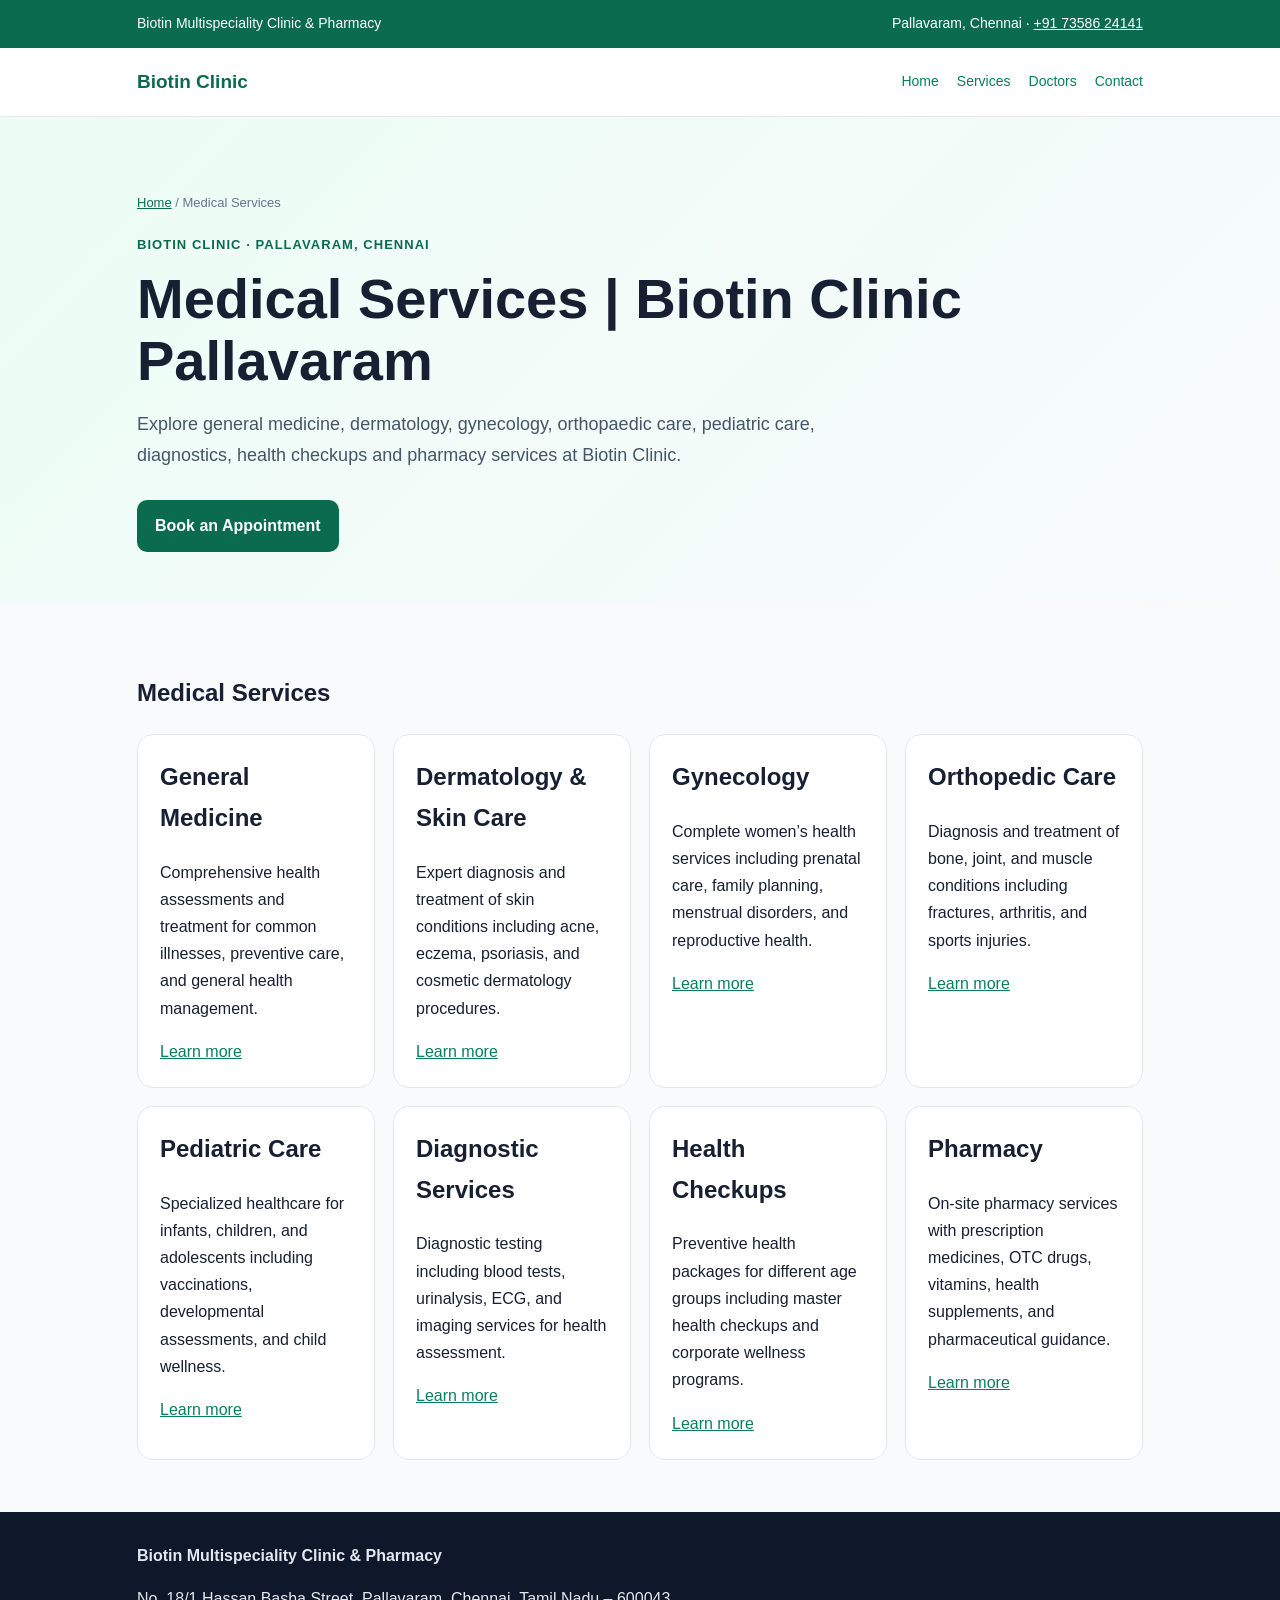
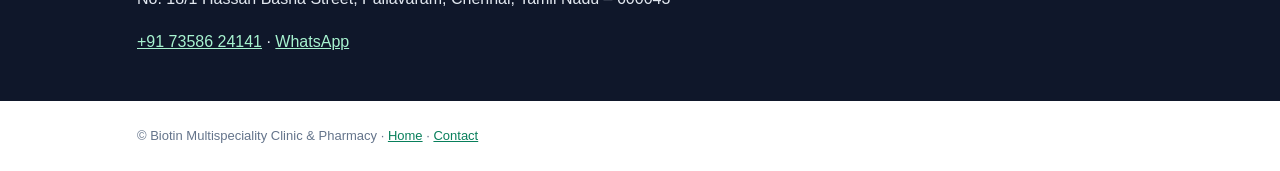
<file: services.html>
<!doctype html><html lang="en-IN"><head><meta charset="utf-8"><meta name="viewport" content="width=device-width,initial-scale=1"><title>Medical Services | Biotin Clinic Pallavaram</title><meta name="description" content="Explore general medicine, dermatology, gynecology, orthopaedic care, pediatric care, diagnostics, health checkups and pharmacy services at Biotin Clinic. Biotin Multispeciality Clinic & Pharmacy, Pallavaram, Chennai."><meta name="robots" content="index,follow"><link rel="canonical" href="https://www.biotinclinic.com/services.html"><meta property="og:title" content="Medical Services | Biotin Clinic Pallavaram"><meta property="og:description" content="Explore general medicine, dermatology, gynecology, orthopaedic care, pediatric care, diagnostics, health checkups and pharmacy services at Biotin Clinic."><meta property="og:url" content="https://www.biotinclinic.com/services.html"><meta property="og:type" content="website"><link rel="stylesheet" href="seo-pages.css"><script type="application/ld+json">{"@context":"https://schema.org","@type":"WebPage","name":"Medical Services | Biotin Clinic Pallavaram","url":"https://www.biotinclinic.com/services.html","about":{"@type":"MedicalClinic","name":"Biotin Multispeciality Clinic & Pharmacy","telephone":"+91-73586-24141","address":{"@type":"PostalAddress","streetAddress":"No. 18/1, Hassan Basha Street","addressLocality":"Pallavaram","addressRegion":"Tamil Nadu","postalCode":"600043","addressCountry":"IN"}}}</script></head><body><div class="top"><div class="wrap"><span>Biotin Multispeciality Clinic &amp; Pharmacy</span><span>Pallavaram, Chennai · <a href="tel:+917358624141" style="color:#fff">+91 73586 24141</a></span></div></div><nav class="nav"><div class="wrap"><a class="brand" href="index.html">Biotin Clinic</a><div class="navlinks"><a href="index.html">Home</a><a href="services.html">Services</a><a href="doctors.html">Doctors</a><a href="contact.html">Contact</a></div></div></nav><main><section class="hero"><div class="wrap"><div class="breadcrumbs"><a href="index.html">Home</a> / Medical Services</div><div class="eyebrow">Biotin Clinic · Pallavaram, Chennai</div><h1>Medical Services | Biotin Clinic Pallavaram</h1><p>Explore general medicine, dermatology, gynecology, orthopaedic care, pediatric care, diagnostics, health checkups and pharmacy services at Biotin Clinic.</p><a class="btn" href="index.html#appointment">Book an Appointment</a></div></section><section class="section"><div class="wrap"><h2>Medical Services</h2><div class="cardgrid"><div class="card"><h2>General Medicine</h2><p>Comprehensive health assessments and treatment for common illnesses, preventive care, and general health management.</p><a href="general-medicine.html">Learn more</a></div><div class="card"><h2>Dermatology & Skin Care</h2><p>Expert diagnosis and treatment of skin conditions including acne, eczema, psoriasis, and cosmetic dermatology procedures.</p><a href="dermatology.html">Learn more</a></div><div class="card"><h2>Gynecology</h2><p>Complete women’s health services including prenatal care, family planning, menstrual disorders, and reproductive health.</p><a href="gynecology.html">Learn more</a></div><div class="card"><h2>Orthopedic Care</h2><p>Diagnosis and treatment of bone, joint, and muscle conditions including fractures, arthritis, and sports injuries.</p><a href="orthopaedics.html">Learn more</a></div><div class="card"><h2>Pediatric Care</h2><p>Specialized healthcare for infants, children, and adolescents including vaccinations, developmental assessments, and child wellness.</p><a href="pediatrics.html">Learn more</a></div><div class="card"><h2>Diagnostic Services</h2><p>Diagnostic testing including blood tests, urinalysis, ECG, and imaging services for health assessment.</p><a href="diagnostics.html">Learn more</a></div><div class="card"><h2>Health Checkups</h2><p>Preventive health packages for different age groups including master health checkups and corporate wellness programs.</p><a href="health-checkups.html">Learn more</a></div><div class="card"><h2>Pharmacy</h2><p>On-site pharmacy services with prescription medicines, OTC drugs, vitamins, health supplements, and pharmaceutical guidance.</p><a href="pharmacy.html">Learn more</a></div></div></div></section></main><footer class="contact"><div class="wrap" style="padding-top:30px;padding-bottom:30px"><strong>Biotin Multispeciality Clinic &amp; Pharmacy</strong><p>No. 18/1 Hassan Basha Street, Pallavaram, Chennai, Tamil Nadu – 600043</p><p><a href="tel:+917358624141">+91 73586 24141</a> · <a href="https://wa.me/7358624141" target="_blank" rel="noopener">WhatsApp</a></p></div></footer><div class="footer"><div class="wrap">© Biotin Multispeciality Clinic &amp; Pharmacy · <a href="index.html">Home</a> · <a href="contact.html">Contact</a></div></div></body></html>
</file>
<file: seo-pages.css>
*{box-sizing:border-box}body{margin:0;font-family:Arial,Helvetica,sans-serif;color:#172033;background:#f8fafc;line-height:1.7}a{color:#087f5b}.wrap{max-width:1050px;margin:auto;padding:0 22px}.top{background:#0b6b4f;color:#fff;padding:12px 0;font-size:14px}.top .wrap{display:flex;justify-content:space-between;gap:15px;flex-wrap:wrap}.nav{background:#fff;border-bottom:1px solid #e5e7eb;position:sticky;top:0;z-index:5}.nav .wrap{min-height:68px;display:flex;align-items:center;justify-content:space-between}.brand{font-weight:800;color:#0b6b4f;text-decoration:none;font-size:19px}.navlinks{display:flex;gap:18px;flex-wrap:wrap}.navlinks a{text-decoration:none;font-size:14px}.hero{padding:75px 0 50px;background:linear-gradient(135deg,#ecfdf5,#f8fafc)}.eyebrow{font-weight:700;color:#0b6b4f;text-transform:uppercase;letter-spacing:.08em;font-size:13px}.hero h1{font-size:clamp(34px,5vw,56px);line-height:1.1;margin:12px 0 18px}.hero p{font-size:18px;max-width:760px;color:#475569}.btn{display:inline-block;background:#0b6b4f;color:#fff;text-decoration:none;padding:12px 18px;border-radius:10px;font-weight:700;margin-top:12px}.section{padding:52px 0}.cardgrid{display:grid;grid-template-columns:repeat(auto-fit,minmax(230px,1fr));gap:18px}.card{background:#fff;border:1px solid #e2e8f0;border-radius:16px;padding:22px}.card h2,.card h3{margin-top:0}.muted{color:#64748b}.contact{background:#0f172a;color:#e2e8f0}.contact a{color:#a7f3d0}.footer{padding:24px 0;font-size:13px;color:#64748b;background:#fff}.breadcrumbs{font-size:13px;color:#64748b;margin-bottom:20px}.breadcrumbs a{color:#0b6b4f}ul{padding-left:20px}@media(max-width:700px){.nav .wrap{align-items:flex-start;padding-top:12px;padding-bottom:12px}.navlinks{gap:10px}.top .wrap{display:block}.top span{display:block;margin:2px 0}}
</file>
